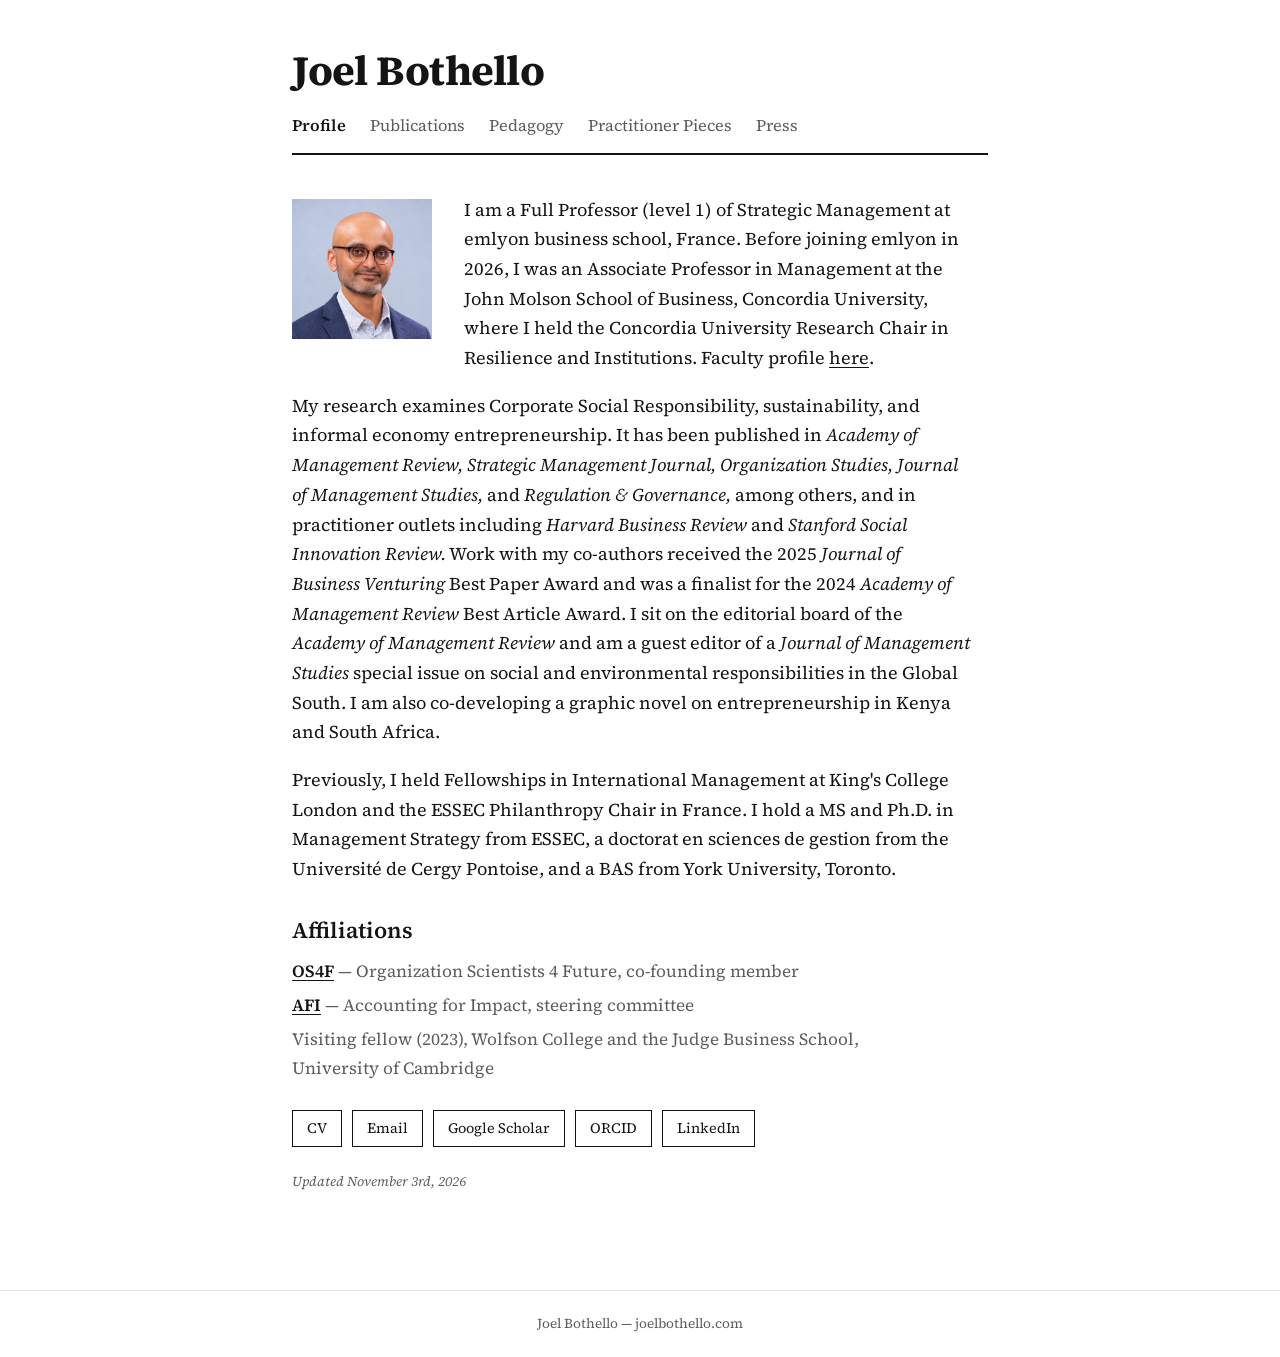
<file: index.html>
<!DOCTYPE html>
<html lang="en">
<head>
  <meta charset="UTF-8">
  <meta name="viewport" content="width=device-width, initial-scale=1.0">
  <title>Joel Bothello</title>
  <link rel="stylesheet" href="style.css">
</head>
<body>

  <header class="site-header">
    <div class="header-inner">
      <a href="index.html" class="site-name">Joel Bothello</a>
      <nav>
        <a href="index.html" class="active">Profile</a>
        <a href="publications.html">Publications</a>
        <a href="pedagogy.html">Pedagogy</a>
        <a href="practitioner-pieces.html">Practitioner Pieces</a>
        <a href="press.html">Press</a>
      </nav>
    </div>
  </header>

  <main class="main-content">
    <div class="profile-intro">
      <img src="JB headshot.jpg" alt="Joel Bothello" class="profile-photo">

      <p>I am a Full Professor (level 1) of Strategic Management at emlyon business school, France. Before joining emlyon in 2026, I was an Associate Professor in Management at the John Molson School of Business, Concordia University, where I held the Concordia University Research Chair in Resilience and Institutions. Faculty profile <a href="https://research.em-lyon.com/esploro/profile/joel_bothello" target="_blank" rel="noopener">here</a>.</p>

      <p>My research examines Corporate Social Responsibility, sustainability, and informal economy entrepreneurship. It has been published in <em>Academy of Management Review, Strategic Management Journal, Organization Studies, Journal of Management Studies,</em> and <em>Regulation &amp; Governance,</em> among others, and in practitioner outlets including <em>Harvard Business Review</em> and <em>Stanford Social Innovation Review.</em> Work with my co-authors received the 2025 <em>Journal of Business Venturing</em> Best Paper Award and was a finalist for the 2024 <em>Academy of Management Review</em> Best Article Award. I sit on the editorial board of the <em>Academy of Management Review</em> and am a guest editor of a <em>Journal of Management Studies</em> special issue on social and environmental responsibilities in the Global South. I am also co-developing a graphic novel on entrepreneurship in Kenya and South Africa.</p>

      <p>Previously, I held Fellowships in International Management at King's College London and the ESSEC Philanthropy Chair in France. I hold a MS and Ph.D. in Management Strategy from ESSEC, a doctorat en sciences de gestion from the Université de Cergy Pontoise, and a BAS from York University, Toronto.</p>
    </div>

    <div style="clear:both;"></div>

    <div class="affiliations">
      <h2>Affiliations</h2>
      <p><a href="https://os4future.org/" target="_blank" rel="noopener"><strong>OS4F</strong></a> — Organization Scientists 4 Future, co-founding member</p>
      <p><a href="https://www.accountingforimpact.org/" target="_blank" rel="noopener"><strong>AFI</strong></a> — Accounting for Impact, steering committee</p>
      <p>Visiting fellow (2023), Wolfson College and the Judge Business School, University of Cambridge</p>
    </div>

    <div class="social-links">
      <a href="Bothello_CV.pdf" target="_blank" rel="noopener" class="social-link">CV</a>
      <a href="mailto:bothello@em-lyon.com" class="social-link">Email</a>
      <a href="https://scholar.google.com/citations?user=Zd6n5LYAAAAJ" target="_blank" rel="noopener" class="social-link">Google Scholar</a>
      <a href="https://orcid.org/0000-0002-6571-4958" target="_blank" rel="noopener" class="social-link">ORCID</a>
      <a href="https://www.linkedin.com/in/joel-bothello/" target="_blank" rel="noopener" class="social-link">LinkedIn</a>
    </div>

    <p class="updated">Updated November 3rd, 2026</p>

  </main>

  <footer class="site-footer">
    <p>Joel Bothello &mdash; joelbothello.com</p>
  </footer>

  <script defer src="https://cloud.umami.is/script.js" data-website-id="33643ace-ae6c-4e47-b12d-972b50fd4af2"></script>
</body>
</html>
</file>
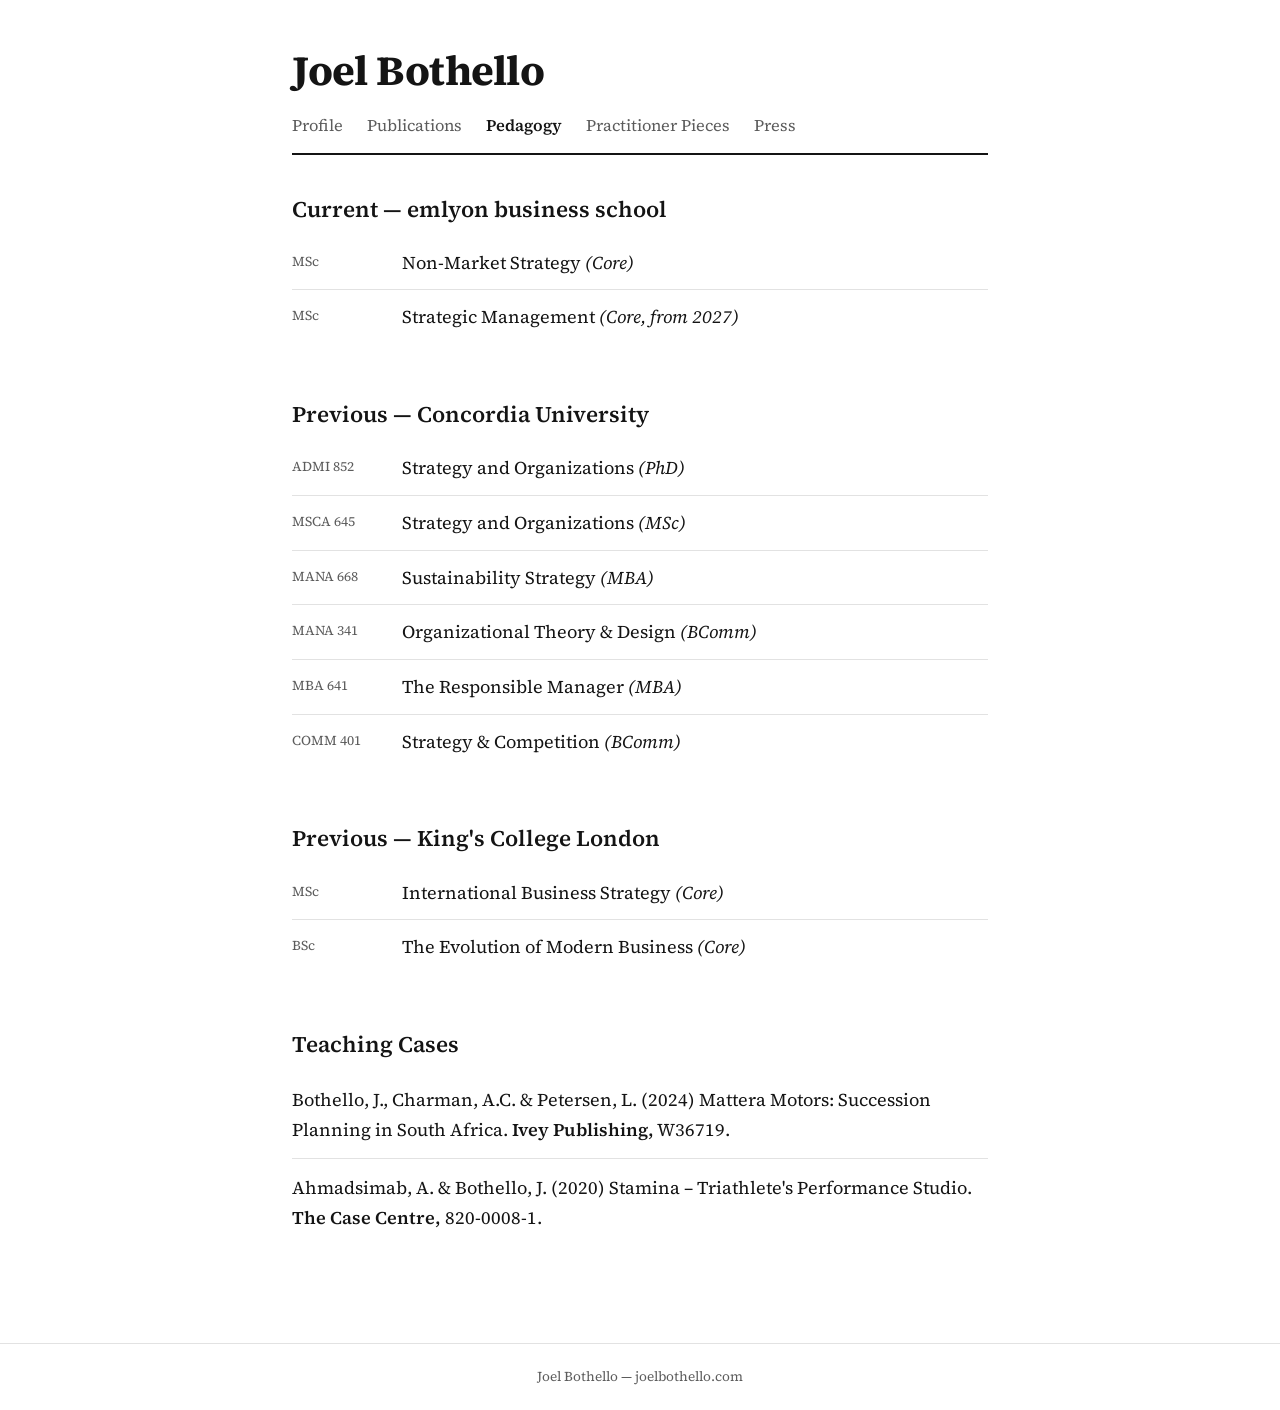
<file: pedagogy.html>
<!DOCTYPE html>
<html lang="en">
<head>
  <meta charset="UTF-8">
  <meta name="viewport" content="width=device-width, initial-scale=1.0">
  <title>Pedagogy — Joel Bothello</title>
  <link rel="stylesheet" href="style.css">
</head>
<body>

  <header class="site-header">
    <div class="header-inner">
      <a href="index.html" class="site-name">Joel Bothello</a>
      <nav>
        <a href="index.html">Profile</a>
        <a href="publications.html">Publications</a>
        <a href="pedagogy.html" class="active">Pedagogy</a>
        <a href="practitioner-pieces.html">Practitioner Pieces</a>
        <a href="press.html">Press</a>
      </nav>
    </div>
  </header>

  <main class="main-content">
    <h2>Current &mdash; emlyon business school</h2>

    <table class="course-grid">
      <tr>
        <td>MSc</td>
        <td>Non-Market Strategy <em>(Core)</em></td>
      </tr>
      <tr>
        <td>MSc</td>
        <td>Strategic Management <em>(Core, from 2027)</em></td>
      </tr>
    </table>

    <h2>Previous &mdash; Concordia University</h2>

    <table class="course-grid">
      <tr>
        <td>ADMI 852</td>
        <td>Strategy and Organizations <em>(PhD)</em></td>
      </tr>
      <tr>
        <td>MSCA 645</td>
        <td>Strategy and Organizations <em>(MSc)</em></td>
      </tr>
      <tr>
        <td>MANA 668</td>
        <td>Sustainability Strategy <em>(MBA)</em></td>
      </tr>
      <tr>
        <td>MANA 341</td>
        <td>Organizational Theory &amp; Design <em>(BComm)</em></td>
      </tr>
      <tr>
        <td>MBA 641</td>
        <td>The Responsible Manager <em>(MBA)</em></td>
      </tr>
      <tr>
        <td>COMM 401</td>
        <td>Strategy &amp; Competition <em>(BComm)</em></td>
      </tr>
    </table>

    <h2>Previous &mdash; King's College London</h2>

    <table class="course-grid">
      <tr>
        <td>MSc</td>
        <td>International Business Strategy <em>(Core)</em></td>
      </tr>
      <tr>
        <td>BSc</td>
        <td>The Evolution of Modern Business <em>(Core)</em></td>
      </tr>
    </table>

    <h2>Teaching Cases</h2>

    <ul class="pub-list">
      <li>Bothello, J., Charman, A.C. &amp; Petersen, L. (2024) Mattera Motors: Succession Planning in South Africa. <strong>Ivey Publishing,</strong> W36719.</li>

      <li>Ahmadsimab, A. &amp; Bothello, J. (2020) Stamina – Triathlete's Performance Studio. <strong>The Case Centre,</strong> 820-0008-1.</li>
    </ul>

  </main>

  <footer class="site-footer">
    <p>Joel Bothello &mdash; joelbothello.com</p>
  </footer>

  <script defer src="https://cloud.umami.is/script.js" data-website-id="33643ace-ae6c-4e47-b12d-972b50fd4af2"></script>
</body>
</html>
</file>
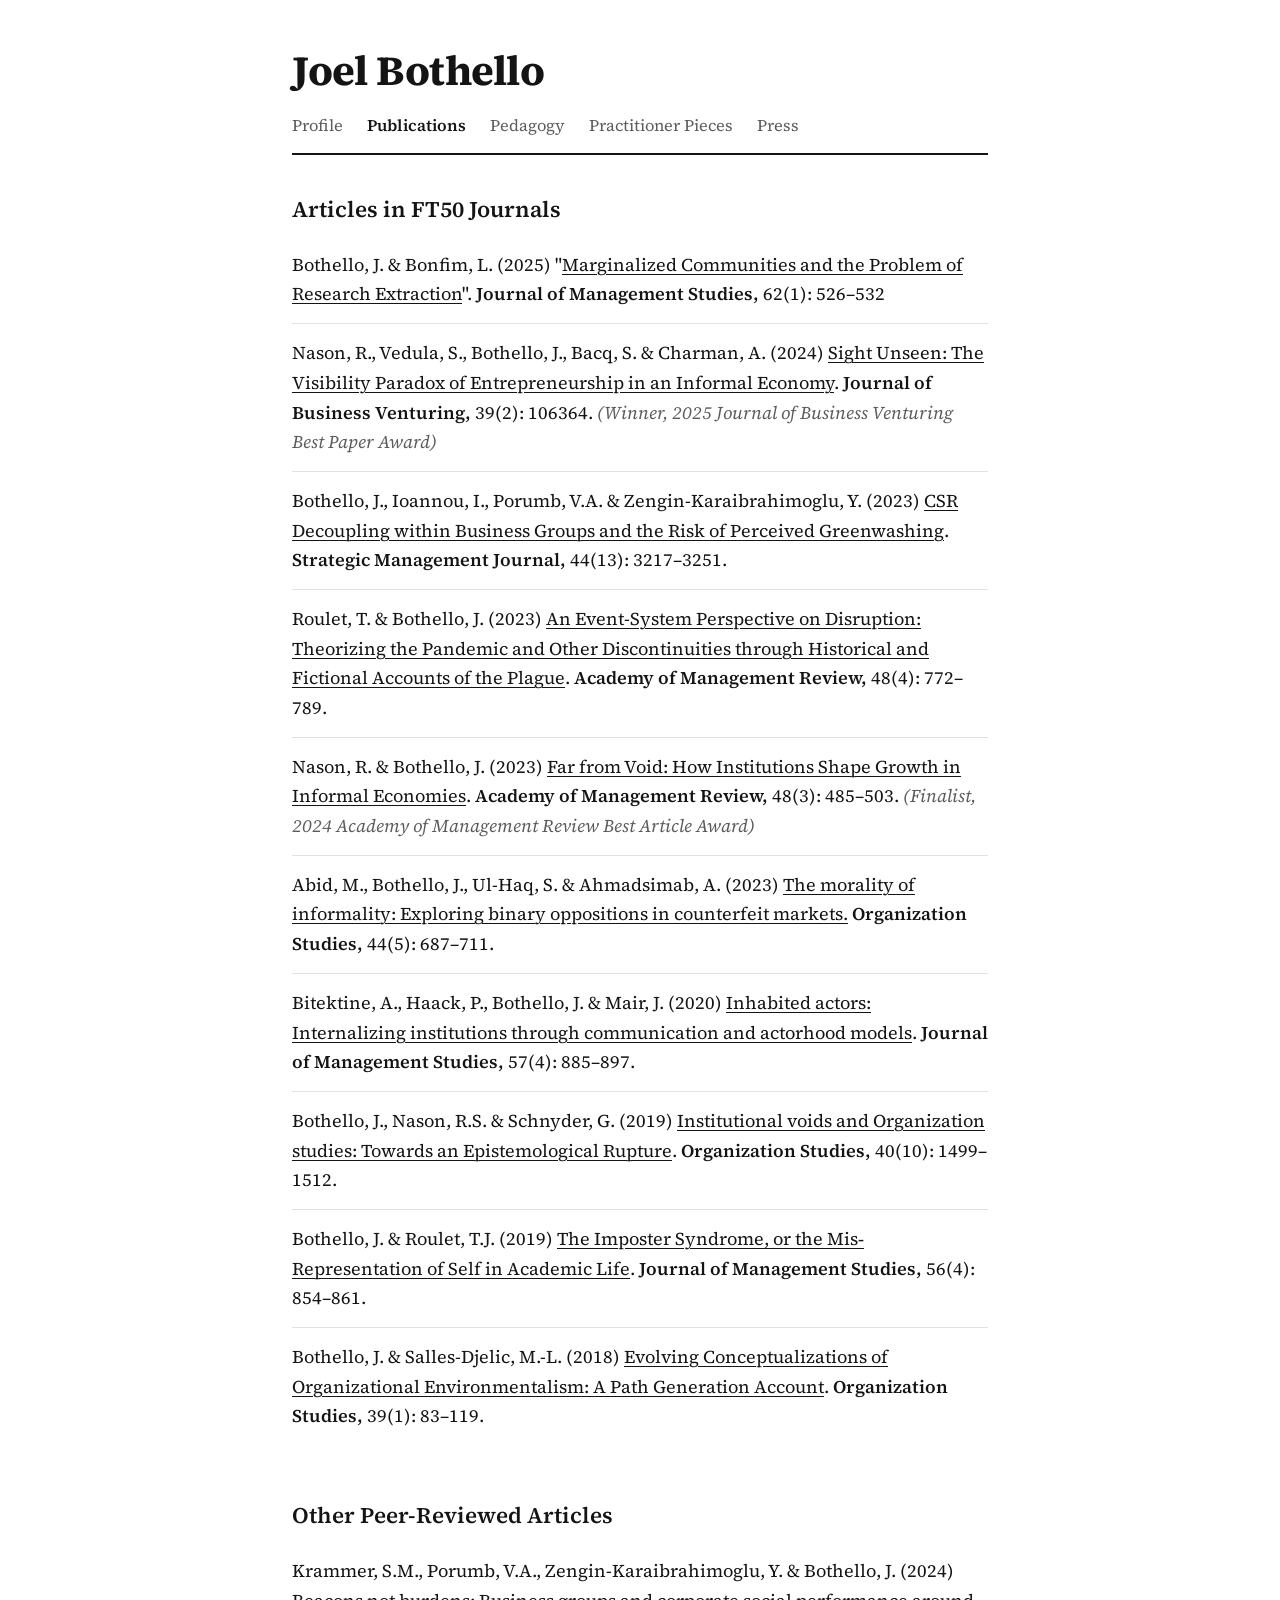
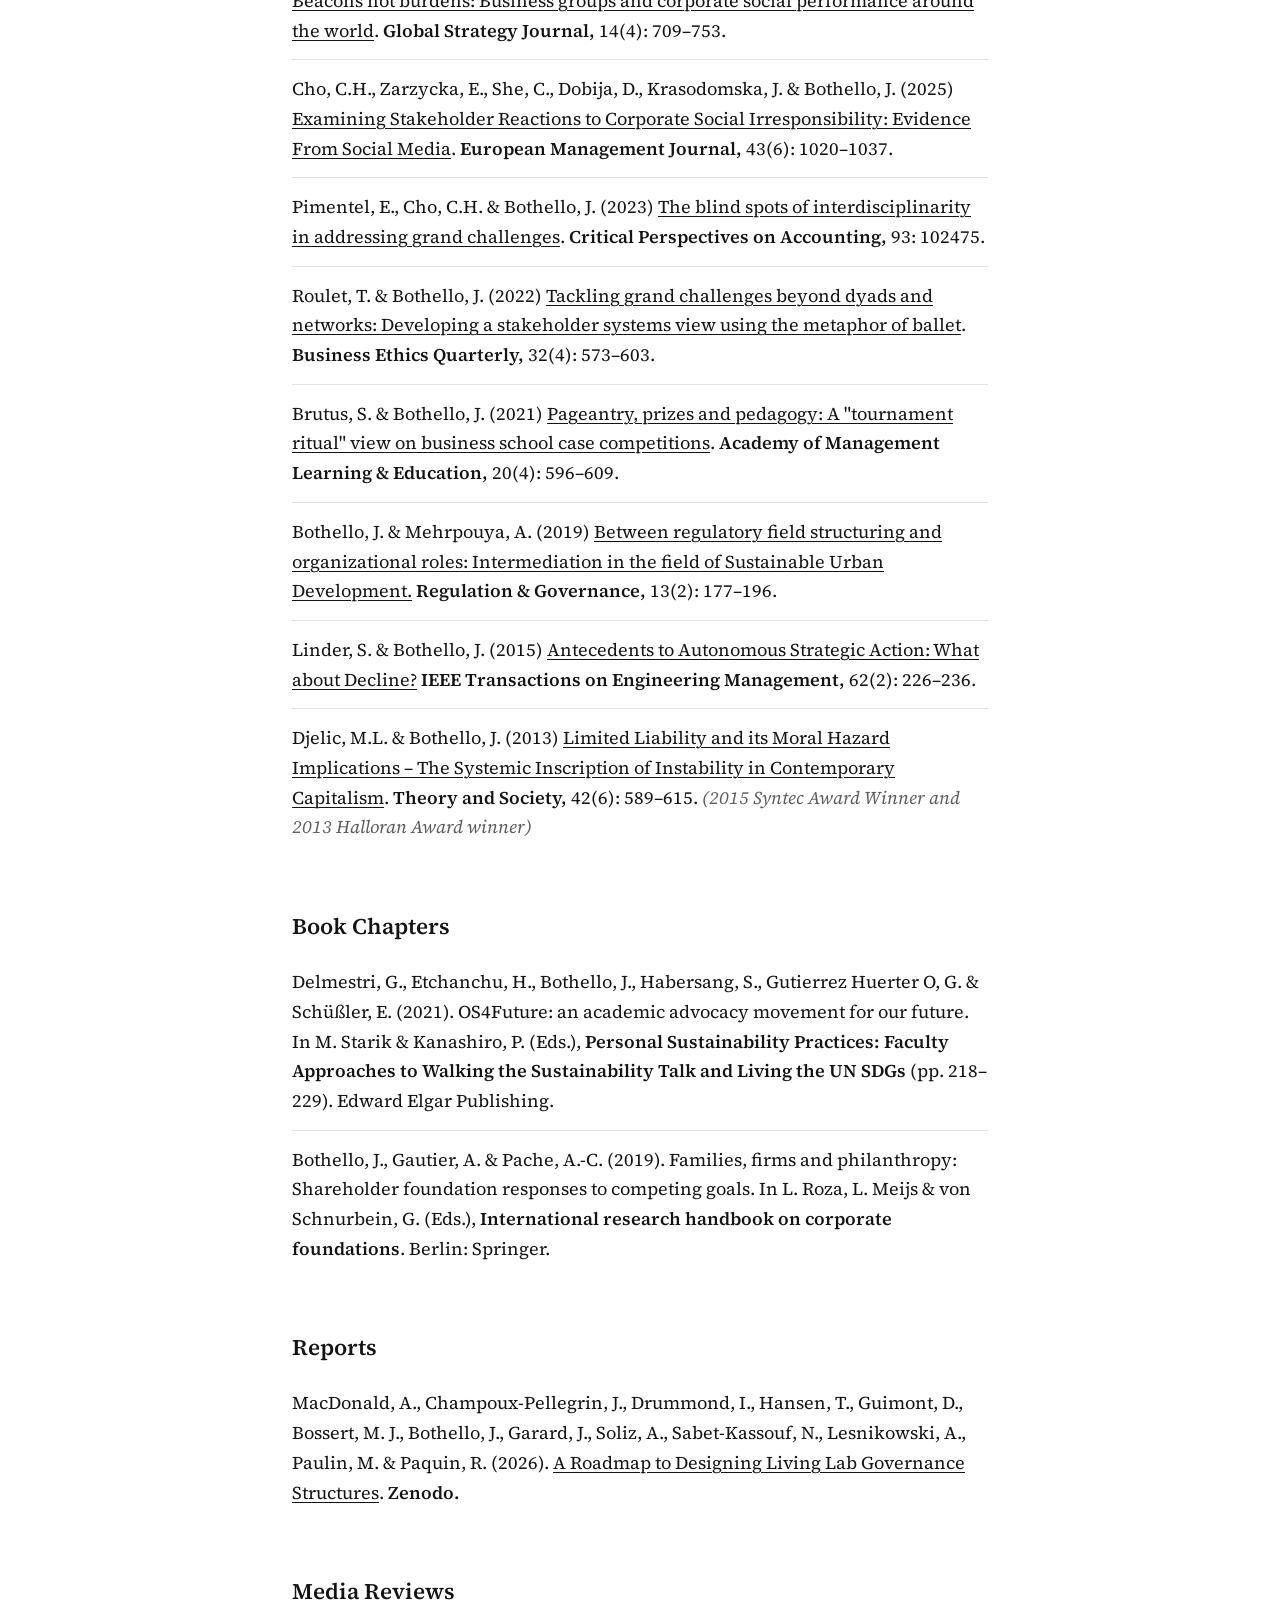
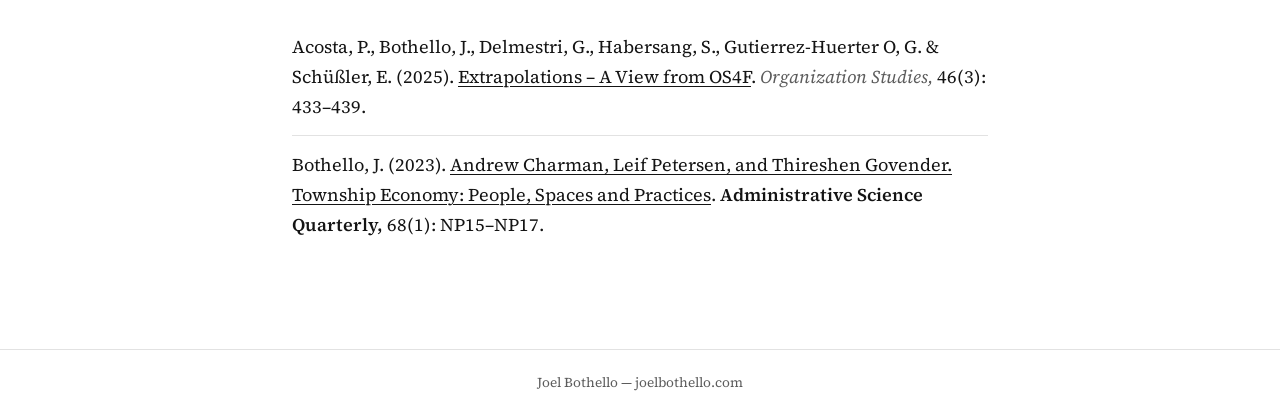
<file: publications.html>
<!DOCTYPE html>
<html lang="en">
<head>
  <meta charset="UTF-8">
  <meta name="viewport" content="width=device-width, initial-scale=1.0">
  <title>Publications — Joel Bothello</title>
  <link rel="stylesheet" href="style.css">
</head>
<body>

  <header class="site-header">
    <div class="header-inner">
      <a href="index.html" class="site-name">Joel Bothello</a>
      <nav>
        <a href="index.html">Profile</a>
        <a href="publications.html" class="active">Publications</a>
        <a href="pedagogy.html">Pedagogy</a>
        <a href="practitioner-pieces.html">Practitioner Pieces</a>
        <a href="press.html">Press</a>
      </nav>
    </div>
  </header>

  <main class="main-content">
    <h2>Articles in FT50 Journals</h2>

    <ul class="pub-list">
      <li>Bothello, J. &amp; Bonfim, L. (2025) "<a href="https://doi.org/10.1111/joms.13027" target="_blank" rel="noopener">Marginalized Communities and the Problem of Research Extraction</a>". <strong>Journal of Management Studies,</strong> 62(1): 526–532</li>

      <li>Nason, R., Vedula, S., Bothello, J., Bacq, S. &amp; Charman, A. (2024) <a href="https://doi.org/10.1016/j.jbusvent.2023.106364" target="_blank" rel="noopener">Sight Unseen: The Visibility Paradox of Entrepreneurship in an Informal Economy</a>. <strong>Journal of Business Venturing,</strong> 39(2): 106364. <em>(Winner, 2025 Journal of Business Venturing Best Paper Award)</em></li>

      <li>Bothello, J., Ioannou, I., Porumb, V.A. &amp; Zengin-Karaibrahimoglu, Y. (2023) <a href="https://onlinelibrary.wiley.com/doi/abs/10.1002/smj.3532" target="_blank" rel="noopener">CSR Decoupling within Business Groups and the Risk of Perceived Greenwashing</a>. <strong>Strategic Management Journal,</strong> 44(13): 3217–3251.</li>

      <li>Roulet, T. &amp; Bothello, J. (2023) <a href="https://journals.aom.org/doi/10.5465/amr.2021.0206" target="_blank" rel="noopener">An Event-System Perspective on Disruption: Theorizing the Pandemic and Other Discontinuities through Historical and Fictional Accounts of the Plague</a>. <strong>Academy of Management Review,</strong> 48(4): 772–789.</li>

      <li>Nason, R. &amp; Bothello, J. (2023) <a href="https://doi.org/10.5465/amr.2019.0170" target="_blank" rel="noopener">Far from Void: How Institutions Shape Growth in Informal Economies</a>. <strong>Academy of Management Review,</strong> 48(3): 485–503. <em>(Finalist, 2024 Academy of Management Review Best Article Award)</em></li>

      <li>Abid, M., Bothello, J., Ul-Haq, S. &amp; Ahmadsimab, A. (2023) <a href="https://journals.sagepub.com/doi/10.1177/01708406221124796" target="_blank" rel="noopener">The morality of informality: Exploring binary oppositions in counterfeit markets.</a> <strong>Organization Studies,</strong> 44(5): 687–711.</li>

      <li>Bitektine, A., Haack, P., Bothello, J. &amp; Mair, J. (2020) <a href="https://onlinelibrary.wiley.com/doi/full/10.1111/joms.12560" target="_blank" rel="noopener">Inhabited actors: Internalizing institutions through communication and actorhood models</a>. <strong>Journal of Management Studies,</strong> 57(4): 885–897.</li>

      <li>Bothello, J., Nason, R.S. &amp; Schnyder, G. (2019) <a href="https://journals.sagepub.com/doi/full/10.1177/0170840618819037" target="_blank" rel="noopener">Institutional voids and Organization studies: Towards an Epistemological Rupture</a>. <strong>Organization Studies,</strong> 40(10): 1499–1512.</li>

      <li>Bothello, J. &amp; Roulet, T.J. (2019) <a href="https://onlinelibrary.wiley.com/doi/abs/10.1111/joms.12344" target="_blank" rel="noopener">The Imposter Syndrome, or the Mis‐Representation of Self in Academic Life</a>. <strong>Journal of Management Studies,</strong> 56(4): 854–861.</li>

      <li>Bothello, J. &amp; Salles-Djelic, M.-L. (2018) <a href="http://journals.sagepub.com/doi/abs/10.1177/0170840617693272" target="_blank" rel="noopener">Evolving Conceptualizations of Organizational Environmentalism: A Path Generation Account</a>. <strong>Organization Studies,</strong> 39(1): 83–119.</li>
    </ul>

    <h2>Other Peer-Reviewed Articles</h2>

    <ul class="pub-list">
      <li>Krammer, S.M., Porumb, V.A., Zengin-Karaibrahimoglu, Y. &amp; Bothello, J. (2024) <a href="https://doi.org/10.1002/gsj.1515" target="_blank" rel="noopener">Beacons not burdens: Business groups and corporate social performance around the world</a>. <strong>Global Strategy Journal,</strong> 14(4): 709–753.</li>

      <li>Cho, C.H., Zarzycka, E., She, C., Dobija, D., Krasodomska, J. &amp; Bothello, J. (2025) <a href="https://www.sciencedirect.com/science/article/pii/S0263237324001531" target="_blank" rel="noopener">Examining Stakeholder Reactions to Corporate Social Irresponsibility: Evidence From Social Media</a>. <strong>European Management Journal,</strong> 43(6): 1020–1037.</li>

      <li>Pimentel, E., Cho, C.H. &amp; Bothello, J. (2023) <a href="https://www.sciencedirect.com/science/article/abs/pii/S1045235422000600" target="_blank" rel="noopener">The blind spots of interdisciplinarity in addressing grand challenges</a>. <strong>Critical Perspectives on Accounting,</strong> 93: 102475.</li>

      <li>Roulet, T. &amp; Bothello, J. (2022) <a href="https://www.cambridge.org/core/journals/business-ethics-quarterly/article/abs/tackling-grand-challenges-beyond-dyads-and-networks-developing-a-stakeholder-systems-view-using-the-metaphor-of-ballet/3BFFCCCAB8E1BEAE16C1DF31FF49D756" target="_blank" rel="noopener">Tackling grand challenges beyond dyads and networks: Developing a stakeholder systems view using the metaphor of ballet</a>. <strong>Business Ethics Quarterly,</strong> 32(4): 573–603.</li>

      <li>Brutus, S. &amp; Bothello, J. (2021) <a href="https://journals.aom.org/doi/10.5465/amle.2020.0258" target="_blank" rel="noopener">Pageantry, prizes and pedagogy: A "tournament ritual" view on business school case competitions</a>. <strong>Academy of Management Learning &amp; Education,</strong> 20(4): 596–609.</li>

      <li>Bothello, J. &amp; Mehrpouya, A. (2019) <a href="https://onlinelibrary.wiley.com/doi/full/10.1111/rego.12215?af=R" target="_blank" rel="noopener">Between regulatory field structuring and organizational roles: Intermediation in the field of Sustainable Urban Development.</a> <strong>Regulation &amp; Governance,</strong> 13(2): 177–196.</li>

      <li>Linder, S. &amp; Bothello, J. (2015) <a href="http://ieeexplore.ieee.org/xpl/articleDetails.jsp?arnumber=7045491" target="_blank" rel="noopener">Antecedents to Autonomous Strategic Action: What about Decline?</a> <strong>IEEE Transactions on Engineering Management,</strong> 62(2): 226–236.</li>

      <li>Djelic, M.L. &amp; Bothello, J. (2013) <a href="http://link.springer.com/article/10.1007/s11186-013-9206-z" target="_blank" rel="noopener">Limited Liability and its Moral Hazard Implications – The Systemic Inscription of Instability in Contemporary Capitalism</a>. <strong>Theory and Society,</strong> 42(6): 589–615. <em>(2015 Syntec Award Winner and 2013 Halloran Award winner)</em></li>
    </ul>

    <h2>Book Chapters</h2>

    <ul class="pub-list">
      <li>Delmestri, G., Etchanchu, H., Bothello, J., Habersang, S., Gutierrez Huerter O, G. &amp; Schüßler, E. (2021). OS4Future: an academic advocacy movement for our future. In M. Starik &amp; Kanashiro, P. (Eds.), <strong>Personal Sustainability Practices: Faculty Approaches to Walking the Sustainability Talk and Living the UN SDGs</strong> (pp. 218–229). Edward Elgar Publishing.</li>

      <li>Bothello, J., Gautier, A. &amp; Pache, A.-C. (2019). Families, firms and philanthropy: Shareholder foundation responses to competing goals. In L. Roza, L. Meijs &amp; von Schnurbein, G. (Eds.), <strong>International research handbook on corporate foundations</strong>. Berlin: Springer.</li>
    </ul>

    <h2>Reports</h2>

    <ul class="pub-list">
      <li>MacDonald, A., Champoux-Pellegrin, J., Drummond, I., Hansen, T., Guimont, D., Bossert, M. J., Bothello, J., Garard, J., Soliz, A., Sabet-Kassouf, N., Lesnikowski, A., Paulin, M. &amp; Paquin, R. (2026). <a href="https://doi.org/10.5281/zenodo.22902425" target="_blank" rel="noopener">A Roadmap to Designing Living Lab Governance Structures</a>. <strong>Zenodo.</strong></li>
    </ul>

    <h2>Media Reviews</h2>

    <ul class="pub-list">
      <li>Acosta, P., Bothello, J., Delmestri, G., Habersang, S., Gutierrez-Huerter O, G. &amp; Schüßler, E. (2025). <a href="https://journals.sagepub.com/doi/abs/10.1177/01708406241286485" target="_blank" rel="noopener">Extrapolations – A View from OS4F</a>. <em>Organization Studies,</em> 46(3): 433–439.</li>

      <li>Bothello, J. (2023). <a href="https://journals.sagepub.com/doi/full/10.1177/00018392221132504" target="_blank" rel="noopener">Andrew Charman, Leif Petersen, and Thireshen Govender. Township Economy: People, Spaces and Practices</a>. <strong>Administrative Science Quarterly,</strong> 68(1): NP15–NP17.</li>
    </ul>

  </main>

  <footer class="site-footer">
    <p>Joel Bothello &mdash; joelbothello.com</p>
  </footer>

  <script defer src="https://cloud.umami.is/script.js" data-website-id="33643ace-ae6c-4e47-b12d-972b50fd4af2"></script>
</body>
</html>
</file>
<file: style.css>
/* Joel Bothello: academic website (Ink style) */
/* Font: Source Serif 4, SIL Open Font License, self-hosted in /fonts */
@font-face{font-family:'Source Serif 4';font-style:normal;font-weight:400;font-display:swap;src:url('fonts/source-serif-4-latin-400-normal.woff2') format('woff2');}
@font-face{font-family:'Source Serif 4';font-style:italic;font-weight:400;font-display:swap;src:url('fonts/source-serif-4-latin-400-italic.woff2') format('woff2');}
@font-face{font-family:'Source Serif 4';font-style:normal;font-weight:600;font-display:swap;src:url('fonts/source-serif-4-latin-600-normal.woff2') format('woff2');}
@font-face{font-family:'Source Serif 4';font-style:normal;font-weight:700;font-display:swap;src:url('fonts/source-serif-4-latin-700-normal.woff2') format('woff2');}
:root{--bg:#FFFFFF;--ink:#141414;--muted:#5C5C5C;--rule:#E2E2E2;--link:#141414;--hover:#5C5C5C;--head:'Source Serif 4', Georgia, serif;--body:'Source Serif 4', Georgia, serif;--size:18px;--hsize:1.4rem;--hw:600;--hcolor:#141414;--photor:0;--btnr:0}
*,*::before,*::after{box-sizing:border-box;margin:0;padding:0}
html{font-size:16px;-webkit-font-smoothing:antialiased}
body{background:var(--bg);color:var(--ink);font-family:var(--body);font-size:var(--size);line-height:1.65}
a{color:var(--link);text-decoration:underline;text-decoration-thickness:1px;text-underline-offset:3px}
a:hover{color:var(--hover)}
a:focus-visible{outline:2px solid var(--link);outline-offset:3px}
strong{font-weight:600}
 em{font-style:italic}
p{margin-bottom:1em;max-width:68ch}
 p:last-child{margin-bottom:0}
.deco-rule{display:none}
.main-content{max-width:760px;margin:0 auto;padding:56px 32px 96px}
h2{font-family:var(--head);font-size:var(--hsize);font-weight:var(--hw);color:var(--hcolor);margin:56px 0 12px;line-height:1.3}
h2:first-child{margin-top:0}
.pub-list,.press-list{list-style:none}
.pub-list li,.press-list li{padding:14px 0;border-bottom:1px solid var(--rule)}
.pub-list li:last-child,.press-list li:last-child{border-bottom:0}
.pub-list li em{color:var(--muted)}
.press-title{display:block;margin-bottom:2px}
.press-meta{font-family:var(--head);font-size:.85rem;color:var(--muted)}
.course-grid{width:100%;border-collapse:collapse}
.course-grid td{padding:12px 0;border-bottom:1px solid var(--rule);vertical-align:top}
.course-grid td:first-child{font-family:var(--head);font-size:.85rem;color:var(--muted);width:110px;padding-right:20px;padding-top:15px}
.course-grid tr:last-child td{border-bottom:0}
.profile-photo{float:left;width:140px;height:140px;object-fit:cover;object-position:center top;margin:4px 32px 20px 0;display:block;border-radius:var(--photor)}
.affiliations{margin-top:32px}
.affiliations p{font-size:.95em;margin-bottom:6px;color:var(--muted)}
.social-links{display:flex;flex-wrap:wrap;gap:10px;margin-top:28px}
.social-link{font-family:var(--head);font-size:.9rem;font-weight:500;color:var(--link);text-decoration:none;border:1px solid var(--link);border-radius:var(--btnr);padding:6px 14px}
.social-link:hover{background:var(--link);color:var(--bg)}
.updated{font-size:.85rem;color:var(--muted);margin-top:24px;font-style:italic}
.site-footer{padding:22px 32px;text-align:center;border-top:1px solid var(--rule)}
.site-footer p{font-family:var(--head);font-size:.85rem;margin:0 auto;color:var(--muted);max-width:none}
@media (max-width:600px){.main-content{padding:36px 16px 64px}
.profile-photo{width:110px;height:110px;margin-right:18px}
}

.site-header{background:var(--bg)}
.header-inner{max-width:760px;margin:0 auto;padding:48px 32px 0}
.site-name{display:block;font-family:var(--head);font-size:2.6rem;font-weight:700;letter-spacing:-.01em;color:var(--ink);text-decoration:none;line-height:1.1}
nav{display:flex;flex-wrap:wrap;gap:4px 24px;margin-top:18px;padding-bottom:14px;border-bottom:2px solid var(--ink)}
nav a{font-family:var(--head);font-size:1.02rem;color:var(--muted);text-decoration:none}
nav a:hover{color:var(--ink)}
nav a.active{color:var(--ink);font-weight:600}
.main-content{padding-top:40px}
.pub-list li em{color:var(--muted)}
@media (max-width:600px){.header-inner{padding:32px 16px 0}
.site-name{font-size:2rem}
}
.social-link{font-weight:400}
</file>
